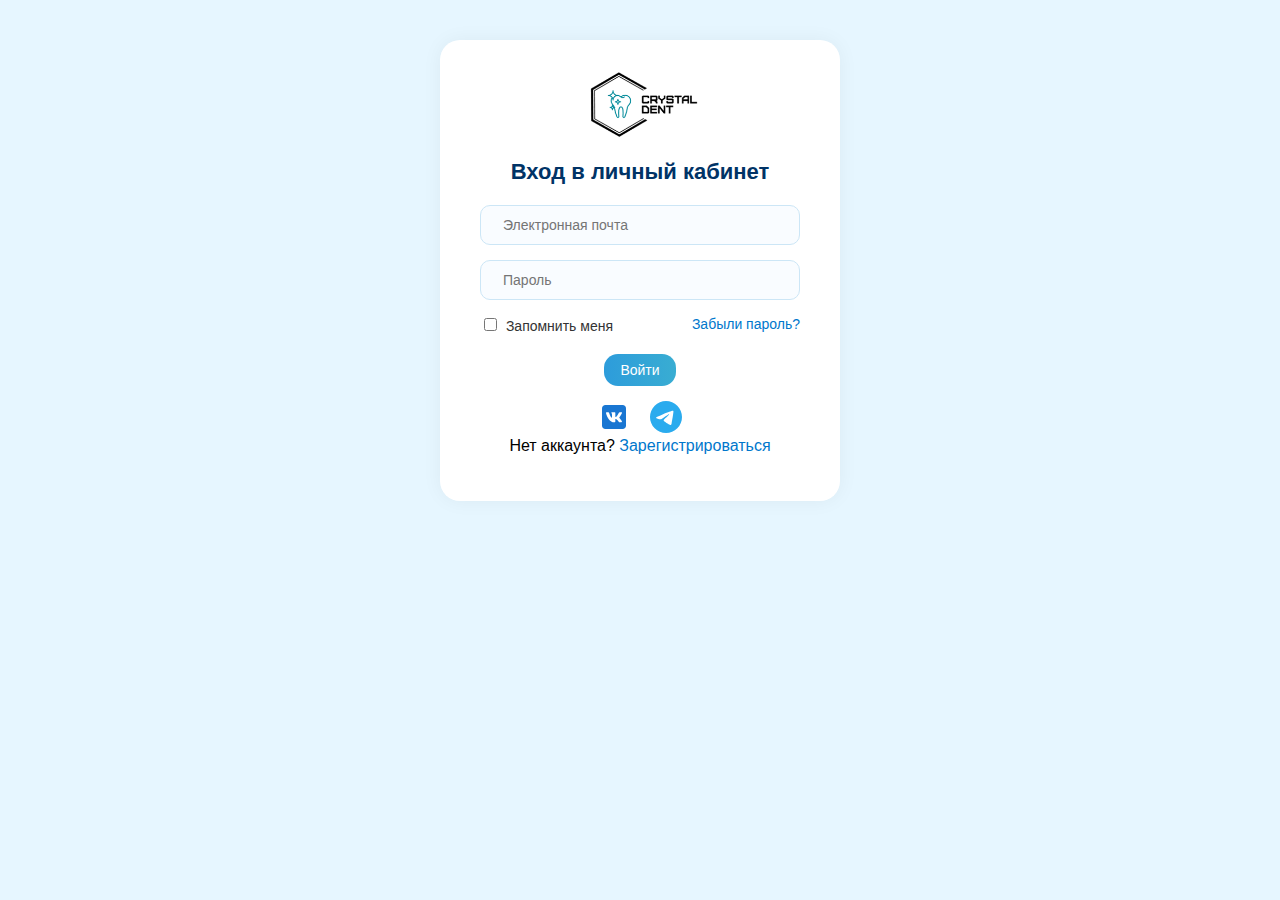
<file: login.html>
<!DOCTYPE html>
<html lang="ru">
<head>
  <meta charset="UTF-8" />
  <meta name="viewport" content="width=device-width, initial-scale=1.0" />
  <link rel="stylesheet" href="./regNlogin.css" />
</head>
<body>
  <div class="container">
    <div class="card">
      <div class="logo logo-login">
        <img src="./img/logo.png" alt="Tooth" />
      </div>
      <h2>Вход в личный кабинет</h2>
      <form>
        <div class="input-group">
          <span></span><input type="email" placeholder="Электронная почта" />
        </div>
        <div class="input-group">
          <span></span><input type="password" placeholder="Пароль" />
        </div>

        <div class="options">
          <label><input type="checkbox" /> Запомнить меня</label>
          <a href="#" class="forgot-password">Забыли пароль?</a>
        </div>

        <button class="btn">Войти</button>

        <div class="socials">   
          <a href="#"><img src="./img/icons8-вконтакте.svg" alt="VK" /></a>
          <a href="https://t.me/yourtelegram"><img src="./img/logos_telegram.svg" alt="Telegram" /></a>
        </div>

        <a class="dont-have-account">Нет аккаунта? <a class="reg-link" href="./registration.html">Зарегистрироваться</a></p>
      </form>
    </div>
  </div>
</body>

</html>
</file>
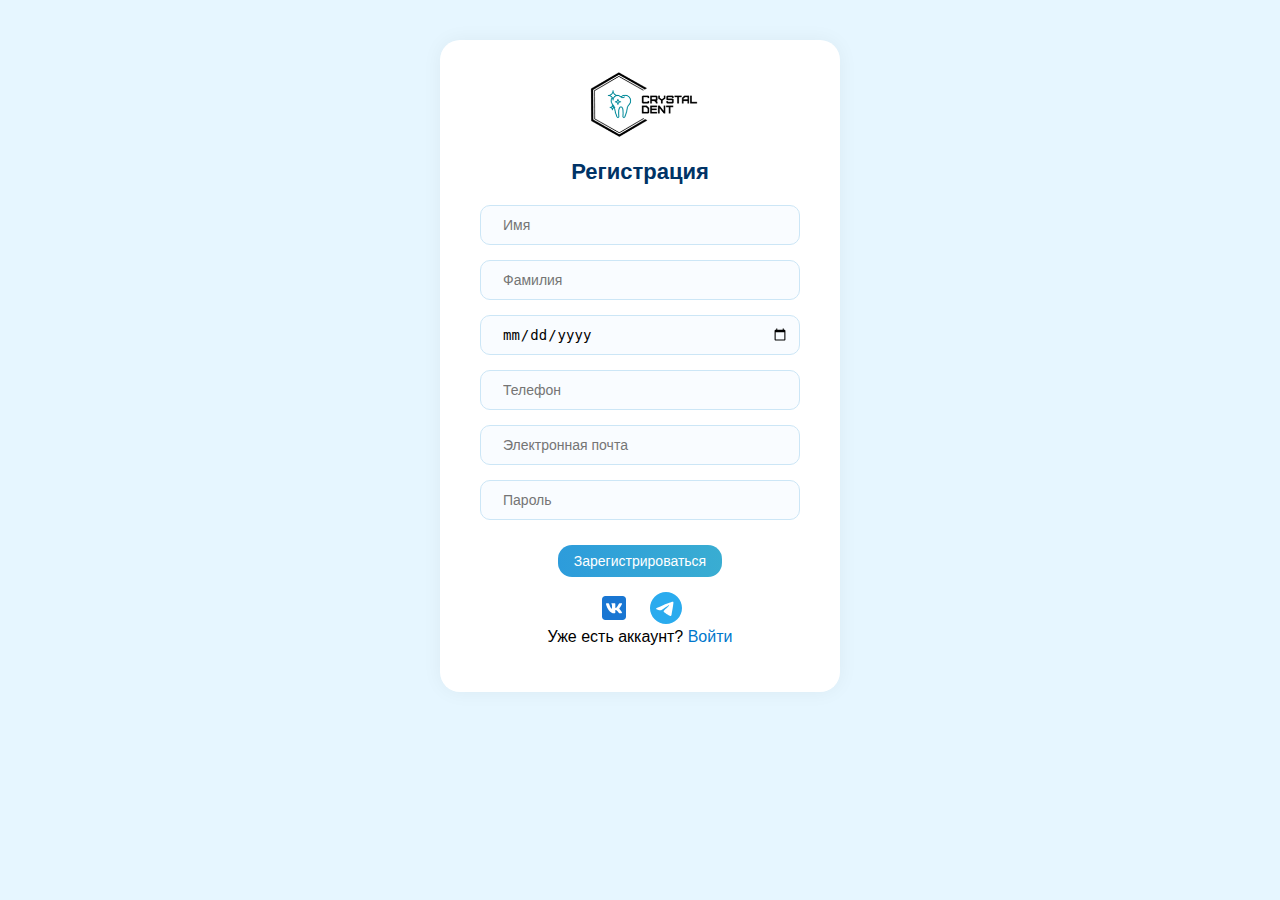
<file: registration.html>
<!DOCTYPE html>
<html lang="ru">
<head>
  <meta charset="UTF-8" />
<meta name="viewport" content="width=device-width, initial-scale=1.0" />
  <title>CrystalDent - Регистрация и Вход</title>
  <link rel="stylesheet" href="./regNlogin.css" />
</head>
<body>
  <div class="container">
    <div class="card2">
      <div class="logo logo-register">
        <img src="./img/logo.png" alt="Tooth" />
      </div>
      <h2>Регистрация</h2>
      <form>
        <div class="input-group">
          <span></span><input type="text" placeholder="Имя" />
        </div>
        <div class="input-group">
          <span></span><input type="text" placeholder="Фамилия" />
        </div>
        <div class="input-group">
          <span></span><input type="date" placeholder="Дата рождения" />
        </div>
        <div class="input-group">
          <span></span><input type="tel" placeholder="Телефон" />
        </div>
        <div class="input-group">
          <span></span><input type="email" placeholder="Электронная почта" />
        </div>
        <div class="input-group">
          <span></span><input type="password" placeholder="Пароль" />
        </div>
        <button class="btn">Зарегистрироваться</button>
        <div class="socials">
          <a href="#"><img src="./img/icons8-вконтакте.svg" alt="VK" /></a>
          <a href="https://t.me/yourtelegram"><img src="./img/logos_telegram.svg" alt="Telegram" /></a>
        </div>
        <a class="already-have-account">Уже есть аккаунт? <a class="log-link" href="./login.html">Войти</a></p>
      </form>
    </div>
  </div>
  <head>
</head>
</body>
</file>
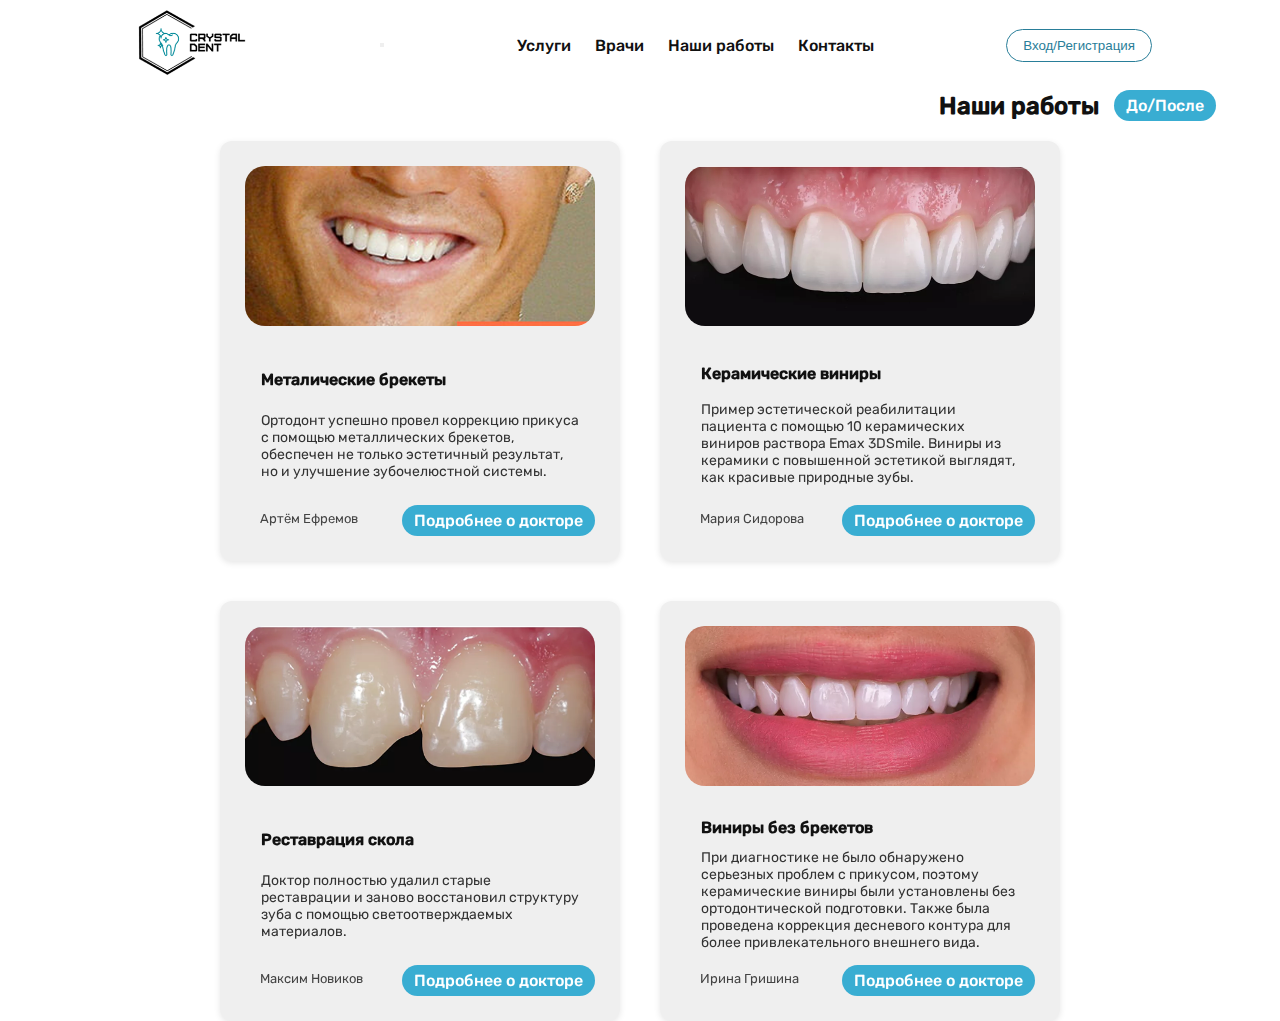
<file: works.html>
<!DOCTYPE html>
<html lang="ru">
  <head>
    <meta charset="UTF-8" />
    <meta name="viewport" content="width=device-width, initial-scale=1.0" />
    <title>CrystalDent</title>
    <link rel="icon" type="image/png" href="img/teeth.png" />
    <link rel="stylesheet" href="works.css" />
  </head>
  <body>
    <!--Шапка сайта-->
    <header class="header">
      <div class="header-logo">
        <img src="img/logo.png" alt="CrystalDent" />
      </div>
      <button class="hamburger" aria-label="Меню">
        <span class="hamburger-line"></span>
        <span class="hamburger-line"></span>
        <span class="hamburger-line"></span>
      </button>
      <nav class="header-menu">
        <ul class="header-menu-list">
          <li class="header-menu-item">
            <a href="#services" class="header-menu-link">Услуги</a>
          </li>
          <li class="header-menu-item">
            <a href="#doctors" class="header-menu-link">Врачи</a>
          </li>
          <li class="header-menu-item">
            <a href="works.html" class="header-menu-link">Наши работы</a>
          </li>
          <li class="header-menu-item">
            <a href="#contacts" class="header-menu-link">Контакты</a>
          </li>
        </ul>
      </nav>
      <div class="header-action">
        <button class="login">Вход/Регистрация</button>
      </div>
    </header>
    <main class="">
      <div class="our-works-title">
        <h2 class="our-works-title-text">Наши работы</h2>
        <p class="item">До/После</p>
      </div>
      <div class="cards">
        <!-- Карточка 1 -->
        <div class="card">
          <div class="card-inner">
            <div class="card-front">
              <img
                src="img/foto_zubov_krishtianu_ronaldu_do_i_posle_breketov 2.png"
                alt="Металические брекеты"
              />
              <h3>Металические брекеты</h3>
              <p>
                Ортодонт успешно провел коррекцию прикуса с помощью
                металлических брекетов, обеспечен не только эстетичный
                результат, но и улучшение зубочелюстной системы.
              </p>
              <div class="card-footer">
                <span>Артём Ефремов</span>
                <a href="#" class="flip-btn">Подробнее о докторе</a>
              </div>
            </div>
            <div class="card-back">
              <h4>Артём Ефремов · ортодонт</h4>
              <img src="img/artem.png" />
              <p>
                Исправление прикуса, брекет-системы. Эстетика и здоровье зубов —
                его приоритет.
              </p>
            </div>
          </div>
        </div>

        <!-- Карточка 2 -->
        <div class="card">
          <div class="card-inner">
            <div class="card-front">
              <img src="img/viniry2.png" alt="Керамические виниры" />
              <h3>Керамические виниры</h3>
              <p>
                Пример эстетической реабилитации пациента с помощью 10
                керамических виниров раствора Emax 3DSmile. Виниры из керамики с
                повышенной эстетикой выглядят, как красивые природные зубы.
              </p>
              <div class="card-footer">
                <span>Мария Сидорова</span>
                <a href="#" class="flip-btn">Подробнее о докторе</a>
              </div>
            </div>
            <div class="card-back">
              <h4>Мария Сидорова · стоматолог</h4>
              <img src="img/maria.png" />
              <p>
                Общий приём. Современные методы лечения и бережный подход к
                каждому пациенту.
              </p>
            </div>
          </div>
        </div>

        <!-- Карточка 3 -->
        <div class="card">
          <div class="card-inner">
            <div class="card-front">
              <img src="img/skol3.png" alt="Реставрация скола" />
              <h3>Реставрация скола</h3>
              <p>
                Доктор полностью удалил старые реставрации и заново восстановил
                структуру зуба с помощью светоотверждаемых материалов.
              </p>
              <div class="card-footer">
                <span>Максим Новиков</span>
                <a href="#" class="flip-btn">Подробнее о докторе</a>
              </div>
            </div>
            <div class="card-back">
              <h4>Максим Новиков · хирург</h4>
              <img src="img/maksim.png" />
              <p>
                Специалист по хирургии с 10-летним стажем. Выполнил более 500
                успешных операций.
              </p>
            </div>
          </div>
        </div>

        <!-- Карточка 4 -->
        <div class="card">
          <div class="card-inner">
            <div class="card-front">
              <img src="img/viniry-posle.png" alt="Виниры без брекетов" />
              <h3>Виниры без брекетов</h3>
              <p>
                При диагностике не было обнаружено серьезных проблем с прикусом,
                поэтому керамические виниры были установлены без ортодонтической
                подготовки. Также была проведена коррекция десневого контура для
                более привлекательного внешнего вида.
              </p>
              <div class="card-footer">
                <span>Ирина Гришина</span>
                <a href="#" class="flip-btn">Подробнее о докторе</a>
              </div>
            </div>
            <div class="card-back">
              <h4>Ирина Гришина · детский стоматолог</h4>
              <img src="img/ira.png" />
              <p>
                Легко находит подход к детям. Профилактика и лечение с заботой и
                вниманием.
              </p>
            </div>
          </div>
        </div>
      </div>
    </main>
    <script>
      document.querySelectorAll(".flip-btn").forEach((button) => {
        button.addEventListener("click", (e) => {
          e.preventDefault();
          const card = button.closest(".card");
          card.classList.add("flipped");
        });
      });

      document.querySelectorAll(".card").forEach((card) => {
        card.addEventListener("mouseleave", () => {
          card.classList.remove("flipped");
        });
      });
    </script>
  </body>
</html>
</file>
<file: regNlogin.css>
:root {
  --font-family-base: Rubik, sans-serif;
}

a {
  text-decoration: none;           /* убирает подчеркивание */
  color: inherit;                  /* наследует цвет от родителя */
  outline: none;                   /* убирает контур при фокусе */
  box-shadow: none;                /* убирает любые тени */
  -webkit-tap-highlight-color: transparent; /* убирает подсветку при нажатии на мобильных */
  font-family: var(--font-family-base);
}

a:focus,
a:active {
  outline: none;
  box-shadow: none;
}

body {
  margin: 0;
  padding: 0;
  font-family: var(--font-family-base);
  background: #e6f6ff;
}

.container {
  display: flex;
  justify-content: center;
  align-items: flex-start;
  gap: 40px;
  padding: 40px 0;
}

.card {
  background: #fff;
  border-radius: 20px;
  padding: 30px 40px;
  width: 320px;
  box-shadow: 0 0 20px rgba(0,0,0,0.05);
  text-align: center;
}

.card2 {
  background: #fff;
  border-radius: 20px;
  padding: 30px 40px;
  width: 320px;
  box-shadow: 0 0 20px rgba(0,0,0,0.05);
  text-align: center;
}

.card h2 {
  color: #003366;
  font-size: 22px;
  margin-bottom: 20px;
}

.card2 h2 {
  color: #003366;
  font-size: 22px;
  margin-bottom: 20px;
}

.card .brand {
  font-size: 28px;
  color: #111;
  margin-bottom: 10px;
}

.logo img {
  display: block;
  margin: 0 auto 10px auto;
}

.logo-register img {
  width: 120px;
}

.logo-login img {
  width: 120px;
}

.input-group {
  display: flex;
  align-items: center;
  border: 1px solid #cce6f6;
  border-radius: 10px;
  padding: 10px;
  margin-bottom: 15px;
  background: #f9fcff;
}

.input-group span {
  margin-right: 10px;
}

.input-group input {
  border: none;
  outline: none;
  width: 100%;
  font-size: 14px;
  background: transparent;
}

.btn {
  background: linear-gradient(90deg, #2D9CDB 0%, #39ADD2 100%);
  color: white;
  border: none;
  padding: 8px 16px;
  width: auto;
  border-radius: 14px;
  font-size: 14px;
  cursor: pointer;
  margin-top: 10px;
  transition: background 0.3s ease;
}

.btn:hover {
  opacity: 0.9;
}

.socials {
  display: flex;
  justify-content: center;
  gap: 20px;
  margin-top: 15px;
}

.socials img {
  width: 32px;
  height: 32px;
  cursor: pointer;
}

.dont-have-account {
  margin-top: 20px;
  text-align: left;
}

.already-have-account {
  margin-top: 20px;
  text-align: left;
}

.reg-link {
  color: #0077cc;
  margin-top: 15px;
  font-size: 16px;
}

.log-link {
  color: #0077cc;
  margin-top: 15px;
  font-size: 16px;
}

.options {
  display: flex;
  justify-content: space-between;
  align-items: center;
  font-size: 14px;
  margin-bottom: 10px;
  color: #333;
}

.options input[type="checkbox"] {
  margin-right: 5px;
}

.forgot-password {
  color: #0077cc;
  text-decoration: none;
}

.forgot-password:hover {
  text-decoration: underline;
}
</file>
<file: works.css>
@font-face {
  font-family: "Rubik";
  src: url("fonts/Rubik-Regular.woff2") format("woff2");
  font-weight: 400;
  font-style: normal;
  font-display: swap;
}

@font-face {
  font-family: "Rubik";
  src: url("fonts/Rubik-Light.woff2") format("woff2");
  font-weight: 300;
  font-style: normal;
  font-display: swap;
}

@font-face {
  font-family: "Rubik";
  src: url("./fonts/Rubik-Medium.woff2") format("woff2");
  font-weight: 500;
  font-style: normal;
  font-display: swap;
}

:root {
  --primary: #b9eafa;
  --accent: #297e99;
  --background: white;
  --text-dark: #111;
  --text-light: #686868;
  --button: #39add2;
  --radius: 20px;
  --font-family-base: Rubik, sans-serif;
  --shadow: 0 4px 12px rgba(0, 0, 0, 0.05);
}

* {
  margin: 0;
  padding: 0;
  box-sizing: border-box;
}

body {
  font-family: var(--font-family-base), serif;
  background-color: var(--background);
  color: var(--text-dark);
  min-width: 320px; /* Минимальная ширина для мобильных устройств */
  max-width: 1920px; /* Максимальная ширина для больших экранов */
  margin: 0 auto; /* Центрирование контента */
  width: 100%;
  overflow-x: hidden; /* Предотвращает горизонтальный скролл */
}

main {
  padding: 0px 5%;
}

body {
  margin: 0 auto;
}

header.header {
  display: flex;
  justify-content: space-between;
  align-items: center;
  padding: 8px 10%;
  background-color: white;
}

.header-logo img {
  max-width: 120px;
}

.header-menu-list {
  display: flex;
  gap: 1.5rem;
  list-style: none;
}

.header-menu-link {
  text-decoration: none;
  color: var(--text-dark);
  font-weight: 500;
}

.login {
  border: 1px solid var(--accent);
  color: var(--accent);
  padding: 0.5rem 1rem;
  border-radius: var(--radius);
  cursor: pointer;
  background-color: var(--background);
}
.btn-blue {
  background-color: #00c0f1;
  color: white;
  border: none;
  padding: 10px 18px;
  border-radius: 8px;
  cursor: pointer;
  font-weight: bold;
}

.cards {
  display: flex;
  gap: 40px;
  justify-content: center;
  transition: transform 0.6s;
  transform-style: preserve-3d;
  flex-wrap: wrap;
}

.card {
  width: 100%;
  max-width: 400px;
  min-width: 340px;
  height: 420px;
  perspective: 1000px;
}

.card-front img {
  width: 100%;
  height: 160px;
  object-fit: cover;
  border-radius: var(--radius);
  margin-bottom: 20px;
}

.card-back img {
  align-items: center;
  width: 80%;
  height: 80%;
  object-fit: cover;
  border-radius: var(--radius);
  margin-bottom: 20px;
}
.card-front h3 {
  margin: 10px 16px;
  font-size: 16px;
  text-align: left;
  align-self: flex-start;
}

.card p {
  margin: 0 16px 12px;
  font-size: 14px;
  color: #333;
}

.card-footer {
  display: flex;
  justify-content: space-between;
  align-items: center;
  margin-left: 15px;
  white-space: nowrap; /* всё в одну строку */
  overflow: hidden;
  text-overflow: ellipsis;
  gap: 10px;
}

.card-footer span {
  font-size: 13px;
  color: #444;
  overflow: hidden;
  text-overflow: ellipsis;
  white-space: nowrap;
  flex-shrink: 1;
  flex-grow: 1;
  min-width: 0;
  padding-top: 6px;
}
.card,
.card h3,
.card p,
.card-footer span {
  align-self: flex-start;
  text-align: left;
}

.card-inner {
  position: relative;
  width: 100%;
  height: 100%;
  transition: transform 0.8s ease;
  transform-style: preserve-3d;
}

.card.flipped .card-inner {
  transform: rotateY(180deg);
}

.card-front,
.card-back {
  background-color: #efefef;
  border-radius: 12px;
  box-shadow: 0 2px 6px rgba(0, 0, 0, 0.1);
  overflow: hidden;
  padding: 25px;
  position: absolute;
  width: 100%;
  height: 100%;
  backface-visibility: hidden;
  box-sizing: border-box;
  display: flex;
  flex-direction: column;
  justify-content: space-between;
}

.card-back {
  align-items: center;
  transform: rotateY(180deg);
}

h4 {
  margin-bottom: 15px;
}

.flip-btn,
.item {
  display: inline;
  text-decoration: none;
  font-weight: 500;
  border-radius: var(--radius);
  background-color: var(--button);
  color: white;
  padding: 6px 12px;
  text-decoration: none;
}

@media (max-width: 768px) {
  .card {
    max-width: 90%;
    height: auto;
  }
}

.our-works-title {
  display: flex;
  justify-content: flex-end;
  align-items: center;
  width: 100%;
  padding-bottom: 20px;
}

.our-works-title-text {
  margin-right: 15px;
}
</file>
